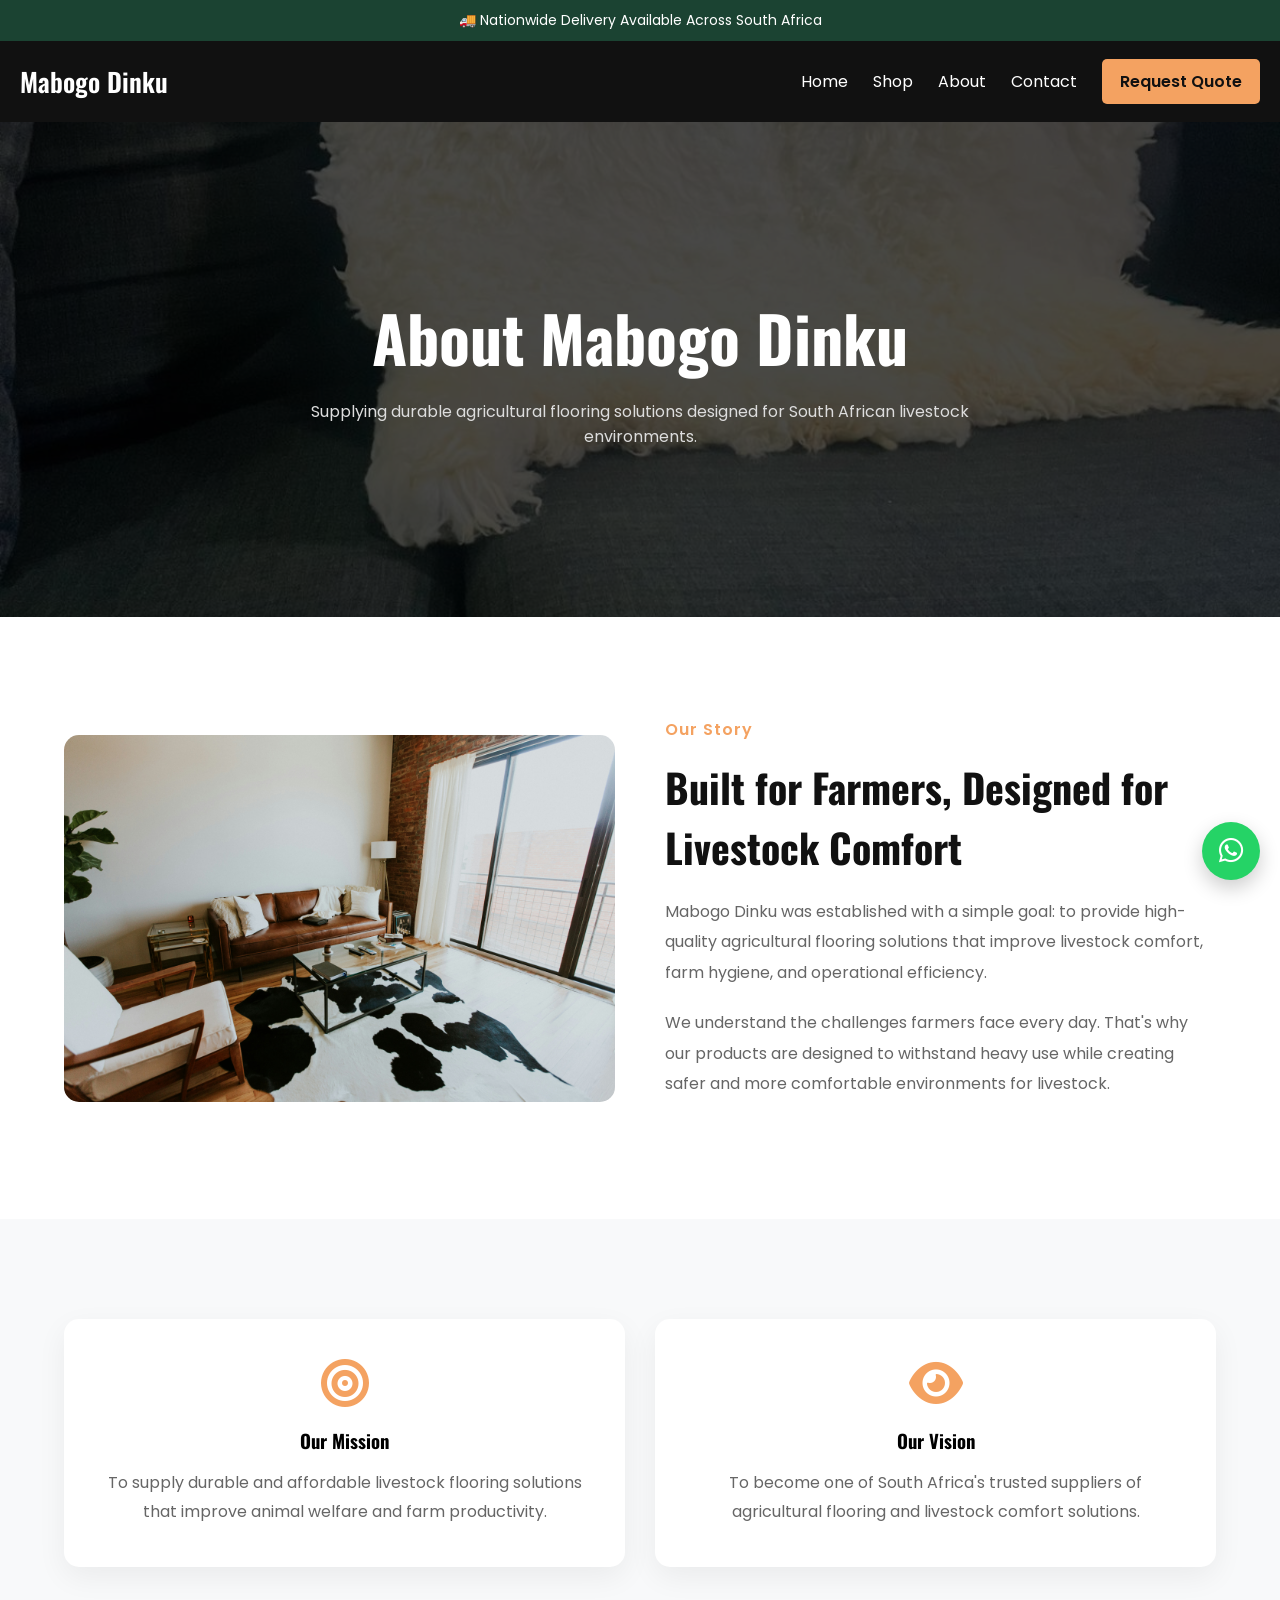
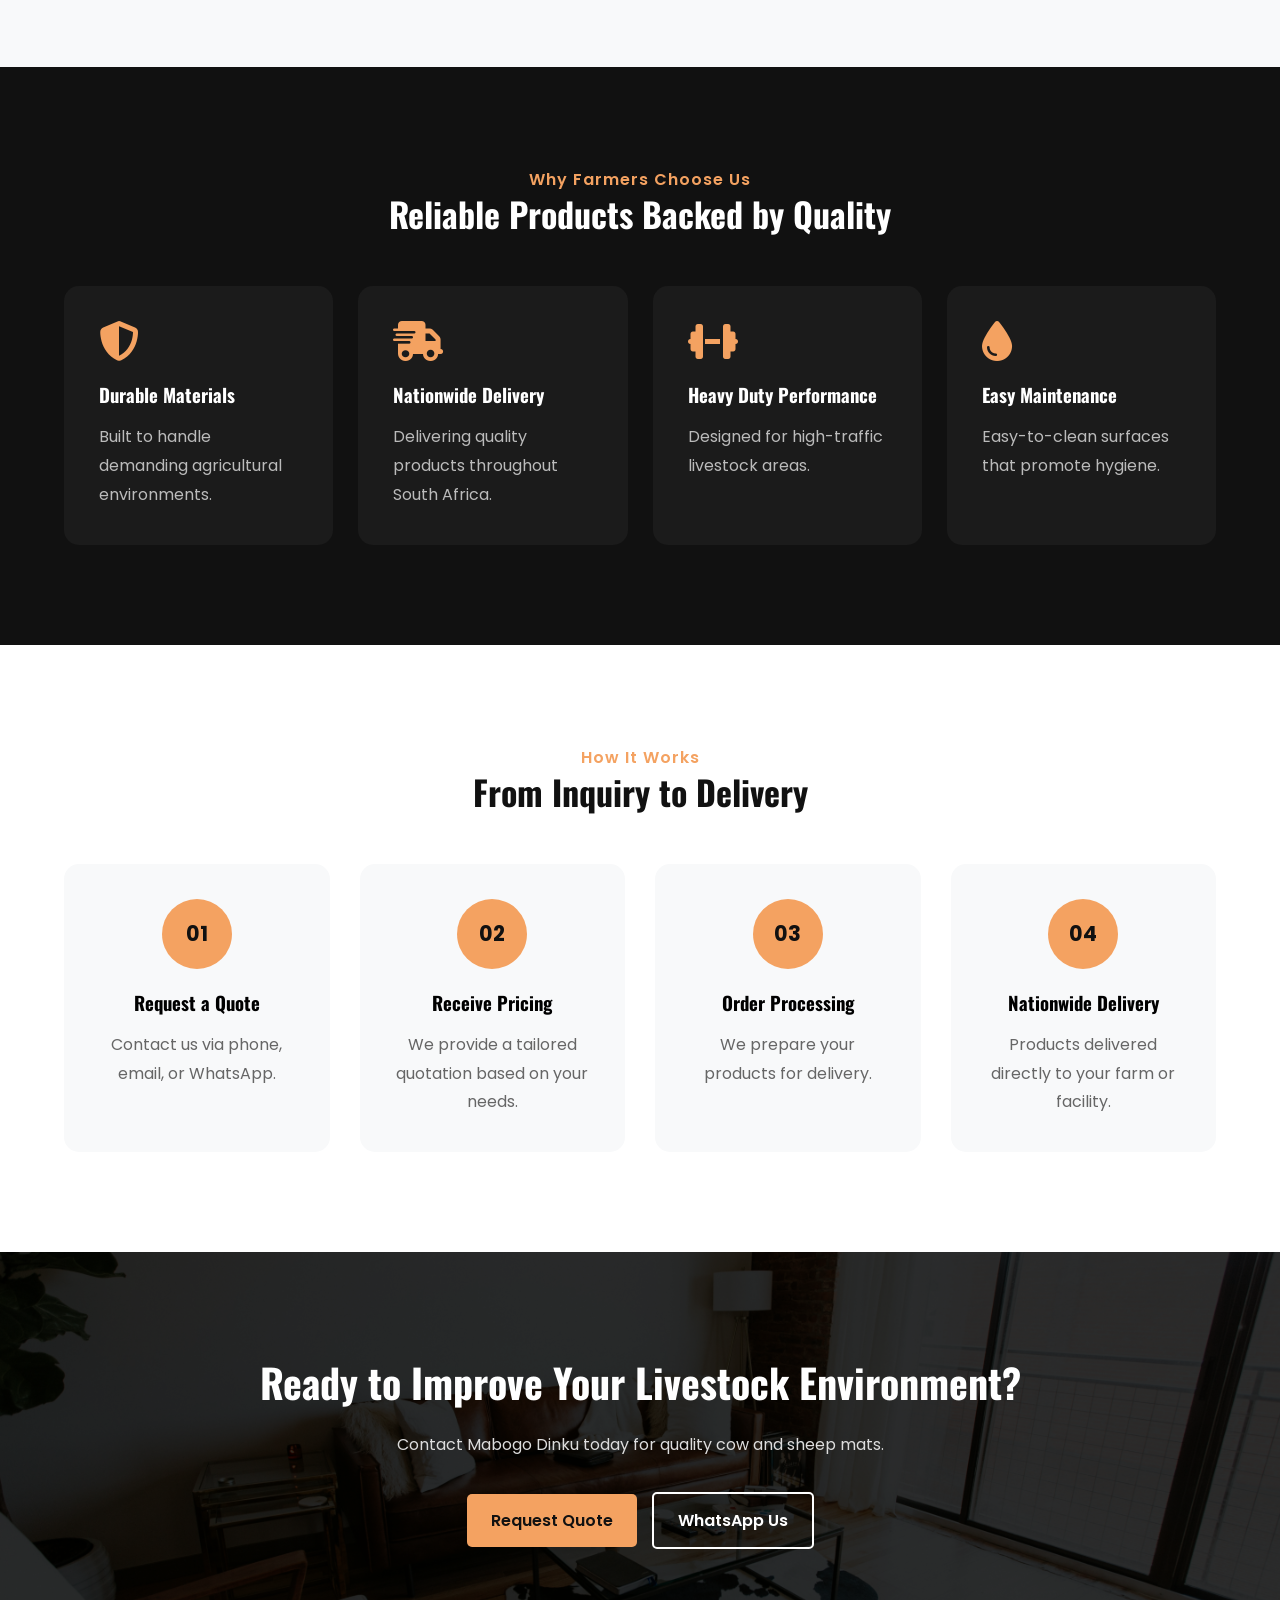
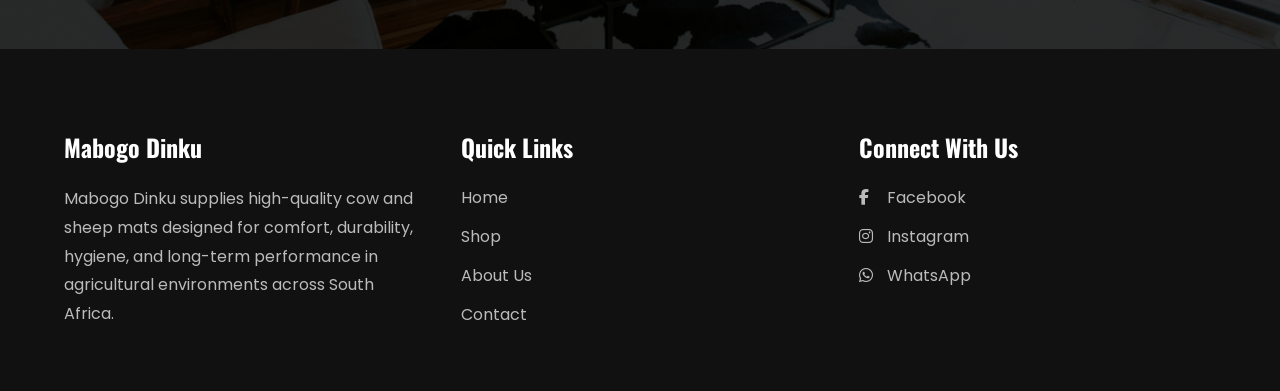
<file: about.html>
<!doctype html>
<html lang="en">
  <head>
    <meta charset="UTF-8" />
    <meta name="viewport" content="width=device-width, initial-scale=1.0" />
    <title>About Us | Mabogo Dinku</title>
    <link rel="stylesheet" href="css/styles.css" />
     <link rel="stylesheet" href="css/navbar.css" />
    <link
      href="https://fonts.googleapis.com/css2?family=Oswald:wght@400;500;600;700&family=Poppins:wght@300;400;500;600&display=swap"
      rel="stylesheet"
    />
    <link
      rel="stylesheet"
      href="https://cdnjs.cloudflare.com/ajax/libs/font-awesome/6.5.0/css/all.min.css"
    />
  </head>
  <body>
    <!-- =========================
       🌿 Announcement Bar
  ========================== -->

    <div class="announcement-bar">
      <p>🚚 Nationwide Delivery Available Across South Africa</p>
    </div>

    <!-- =========================
       🧭 Navbar
  ========================== -->

    <header class="navbar">
      <div class="nav-container">
        <!-- Logo -->
        <div class="logo">
          <a href="index.html"> Mabogo Dinku </a>
        </div>

        <!-- Desktop Menu -->
        <nav class="nav-links">
          <a href="index.html">Home</a>
          <a href="shop.html">Shop</a>
          <a href="about.html">About</a>
          <a href="contact.html">Contact</a>

          <a href="contact.html" class="quote-btn"> Request Quote </a>
        </nav>

        <!-- Mobile Menu Icon -->
        <div class="hamburger" id="hamburger">
          <span></span>
          <span></span>
          <span></span>
        </div>
      </div>

      <!-- Mobile Menu -->
      <div class="mobile-menu" id="mobileMenu">
        <a href="index.html">Home</a>
        <a href="shop.html">Shop</a>
        <a href="about.html">About</a>
        <a href="contact.html">Contact</a>

        <a href="contact.html" class="quote-btn mobile-btn"> Request Quote </a>
      </div>
    </header>

    <!-- =========================
     Hero
========================= -->

    <section class="page-hero">
      <div class="page-overlay">
        <div class="container">
          <h1>About Mabogo Dinku</h1>

          <p>
            Supplying durable agricultural flooring solutions designed for South
            African livestock environments.
          </p>
        </div>
      </div>
    </section>

    <!-- =========================
     Company Story
========================= -->

    <section class="about-story">
      <div class="container">
        <div class="about-grid">
          <div class="about-image">
            <img src="assets/gallery/hero-banner.jpg" alt="Livestock Farm" />
          </div>

          <div class="about-content">
            <span class="section-tag"> Our Story </span>

            <h2>Built for Farmers, Designed for Livestock Comfort</h2>

            <p>
              Mabogo Dinku was established with a simple goal: to provide
              high-quality agricultural flooring solutions that improve
              livestock comfort, farm hygiene, and operational efficiency.
            </p>

            <p>
              We understand the challenges farmers face every day. That's why
              our products are designed to withstand heavy use while creating
              safer and more comfortable environments for livestock.
            </p>
          </div>
        </div>
      </div>
    </section>

    <!-- =========================
     Mission & Vision
========================= -->

    <section class="mission-vision">
      <div class="container">
        <div class="mission-grid">
          <div class="mission-card">
            <i class="fa-solid fa-bullseye"></i>

            <h3>Our Mission</h3>

            <p>
              To supply durable and affordable livestock flooring solutions that
              improve animal welfare and farm productivity.
            </p>
          </div>

          <div class="mission-card">
            <i class="fa-solid fa-eye"></i>

            <h3>Our Vision</h3>

            <p>
              To become one of South Africa's trusted suppliers of agricultural
              flooring and livestock comfort solutions.
            </p>
          </div>
        </div>
      </div>
    </section>

    <!-- =========================
     Why Choose Us
========================= -->

    <section class="about-benefits">
      <div class="container">
        <div class="section-header">
          <span class="section-tag"> Why Farmers Choose Us </span>

          <h2>Reliable Products Backed by Quality</h2>
        </div>

        <div class="benefits-grid">
          <div class="benefit-item">
            <i class="fa-solid fa-shield-halved"></i>

            <h3>Durable Materials</h3>

            <p>Built to handle demanding agricultural environments.</p>
          </div>

          <div class="benefit-item">
            <i class="fa-solid fa-truck-fast"></i>

            <h3>Nationwide Delivery</h3>

            <p>Delivering quality products throughout South Africa.</p>
          </div>

          <div class="benefit-item">
            <i class="fa-solid fa-dumbbell"></i>

            <h3>Heavy Duty Performance</h3>

            <p>Designed for high-traffic livestock areas.</p>
          </div>

          <div class="benefit-item">
            <i class="fa-solid fa-droplet"></i>

            <h3>Easy Maintenance</h3>

            <p>Easy-to-clean surfaces that promote hygiene.</p>
          </div>
        </div>
      </div>
    </section>

    <!-- =========================
     Our Process
========================= -->

    <section class="our-process">
      <div class="container">
        <div class="section-header">
          <span class="section-tag"> How It Works </span>

          <h2>From Inquiry to Delivery</h2>
        </div>

        <div class="process-grid">
          <div class="process-card">
            <span>01</span>

            <h3>Request a Quote</h3>

            <p>Contact us via phone, email, or WhatsApp.</p>
          </div>

          <div class="process-card">
            <span>02</span>

            <h3>Receive Pricing</h3>

            <p>We provide a tailored quotation based on your needs.</p>
          </div>

          <div class="process-card">
            <span>03</span>

            <h3>Order Processing</h3>

            <p>We prepare your products for delivery.</p>
          </div>

          <div class="process-card">
            <span>04</span>

            <h3>Nationwide Delivery</h3>

            <p>Products delivered directly to your farm or facility.</p>
          </div>
        </div>
      </div>
    </section>

    <!-- =========================
     CTA Banner
========================= -->

    <section class="about-cta">
      <div class="cta-overlay">
        <div class="container">
          <h2>Ready to Improve Your Livestock Environment?</h2>

          <p>Contact Mabogo Dinku today for quality cow and sheep mats.</p>

          <div class="cta-buttons">
            <a href="contact.html" class="btn-primary"> Request Quote </a>

            <a
              href="https://wa.me/27812345678"
              target="_blank"
              class="btn-secondary"
            >
              WhatsApp Us
            </a>
          </div>
        </div>
      </div>
    </section>

    <footer class="footer">
      <div class="container">
        <div class="footer-grid">
          <!-- About -->
          <div class="footer-column">
            <h3>Mabogo Dinku</h3>

            <p>
              Mabogo Dinku supplies high-quality cow and sheep mats designed for
              comfort, durability, hygiene, and long-term performance in
              agricultural environments across South Africa.
            </p>
          </div>

          <!-- Quick Links -->
          <div class="footer-column">
            <h3>Quick Links</h3>

            <ul>
              <li><a href="index.html">Home</a></li>
              <li><a href="shop.html">Shop</a></li>
              <li><a href="about.html">About Us</a></li>
              <li><a href="contact.html">Contact</a></li>
              <!-- <li><a href="faq.html">FAQs</a></li> -->
            </ul>
          </div>

          <!-- Social Links -->
          <div class="footer-column">
            <h3>Connect With Us</h3>

            <ul>
              <li>
                <a href="#">
                  <i class="fa-brands fa-facebook-f"></i>
                  Facebook
                </a>
              </li>

              <li>
                <a href="#">
                  <i class="fa-brands fa-instagram"></i>
                  Instagram
                </a>
              </li>

              <li>
                <a href="#">
                  <i class="fa-brands fa-whatsapp"></i>
                  WhatsApp
                </a>
              </li>

              <!-- <li>
                <a href="#">
                  <i class="fa-brands fa-linkedin-in"></i>
                  LinkedIn
                </a>
              </li> -->
            </ul>
          </div>
        </div>
      </div>
    </footer>

    <!-- 💬 Floating WhatsApp -->
    <a href="https://wa.me/27659934950" class="whatsapp-float" target="_blank">
      <i class="fa-brands fa-whatsapp"></i>
    </a>

    <script src="js/navbar.js"></script>
  </body>
</html>
</file>
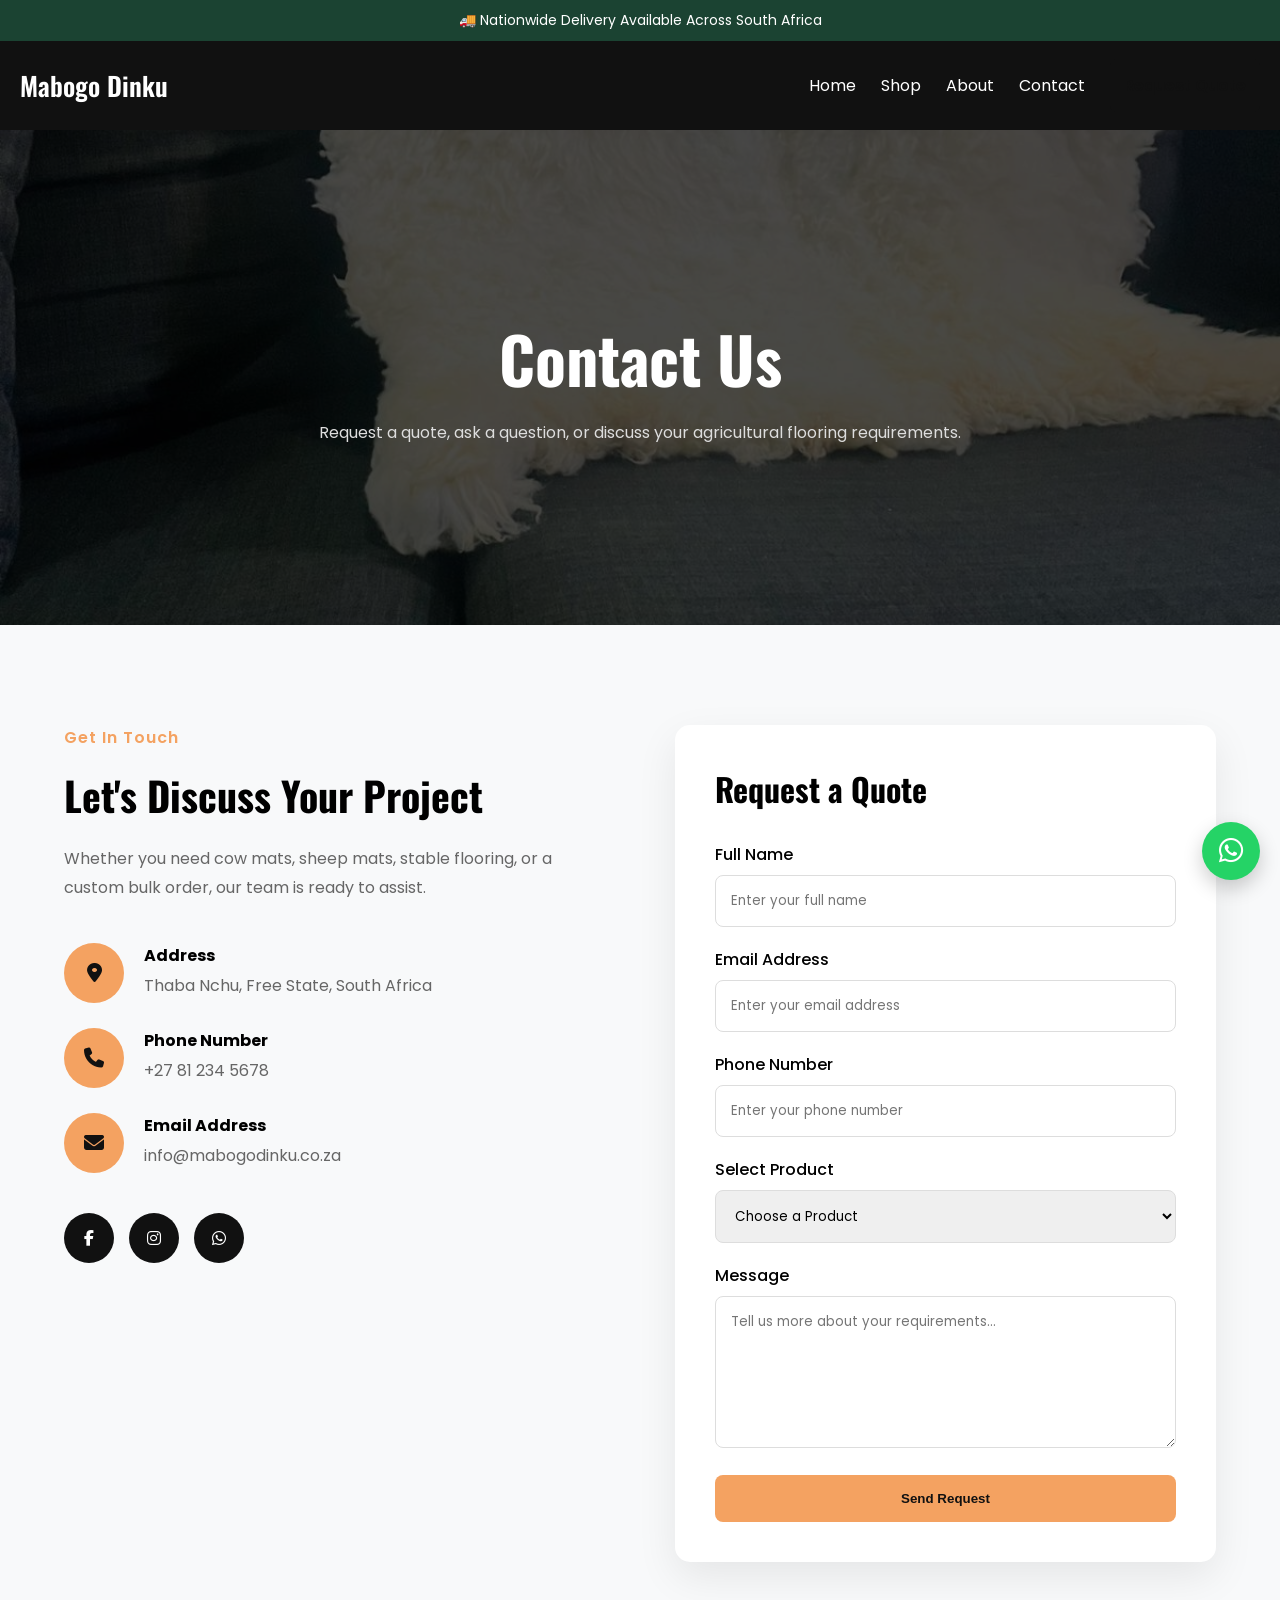
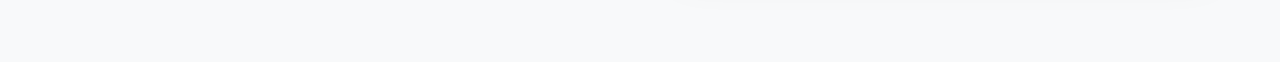
<file: contact.html>
<!doctype html>
<html lang="en">
  <head>
    <meta charset="UTF-8" />
    <meta name="viewport" content="width=device-width, initial-scale=1.0" />
    <title>Contact Us - Mabogo Dinku</title>
    <link rel="stylesheet" href="css/navbar.css" />
    <link rel="stylesheet" href="css/styles.css" />

    <!-- Google Fonts -->
    <link
      href="https://fonts.googleapis.com/css2?family=Oswald:wght@400;500;600;700&family=Poppins:wght@300;400;500;600&display=swap"
      rel="stylesheet"
    />

    <!-- Font Awesome -->
    <link
      rel="stylesheet"
      href="https://cdnjs.cloudflare.com/ajax/libs/font-awesome/6.5.0/css/all.min.css"
    />
  </head>
  <body>
    <!-- =========================
       🌿 Announcement Bar
  ========================== -->

    <div class="announcement-bar">
      <p>🚚 Nationwide Delivery Available Across South Africa</p>
    </div>

    <!-- =========================
       🧭 Navbar
  ========================== -->

    <header class="navbar">
      <div class="nav-container">
        <!-- Logo -->
        <div class="logo">
          <a href="index.html"> Mabogo Dinku </a>
        </div>

        <!-- Desktop Menu -->
        <nav class="nav-links">
          <a href="index.html">Home</a>
          <a href="shop.html">Shop</a>
          <a href="about.html">About</a>
          <a href="contact.html">Contact</a>

          <a href="contact.html" class="quote-btn"> Request Quote </a>
        </nav>

        <!-- Mobile Menu Icon -->
        <div class="hamburger" id="hamburger">
          <span></span>
          <span></span>
          <span></span>
        </div>
      </div>

      <!-- Mobile Menu -->
      <div class="mobile-menu" id="mobileMenu">
        <a href="index.html">Home</a>
        <a href="shop.html">Shop</a>
        <a href="about.html">About</a>
        <a href="contact.html">Contact</a>

        <a href="contact.html" class="quote-btn mobile-btn"> Request Quote </a>
      </div>
    </header>
    <!-- =========================
     Contact Hero
========================= -->

    <section class="page-hero contact-hero">
      <div class="page-overlay">
        <div class="container">
          <h1>Contact Us</h1>

          <p>
            Request a quote, ask a question, or discuss your agricultural
            flooring requirements.
          </p>
        </div>
      </div>
    </section>

    <!-- =========================
     Contact Section
========================= -->

    <section class="contact-section">
      <div class="container">
        <div class="contact-grid">
          <!-- LEFT SIDE -->

          <div class="contact-info">
            <span class="section-tag"> Get In Touch </span>

            <h2>Let's Discuss Your Project</h2>

            <p>
              Whether you need cow mats, sheep mats, stable flooring, or a
              custom bulk order, our team is ready to assist.
            </p>

            <!-- Contact Cards -->

            <div class="contact-card">
              <i class="fa-solid fa-location-dot"></i>

              <div>
                <h4>Address</h4>

                <p>Thaba Nchu, Free State, South Africa</p>
              </div>
            </div>

            <div class="contact-card">
              <i class="fa-solid fa-phone"></i>

              <div>
                <h4>Phone Number</h4>

                <p>+27 81 234 5678</p>
              </div>
            </div>

            <div class="contact-card">
              <i class="fa-solid fa-envelope"></i>

              <div>
                <h4>Email Address</h4>

                <p>info@mabogodinku.co.za</p>
              </div>
            </div>

            <!-- Social Links -->

            <div class="social-links">
              <a href="#">
                <i class="fa-brands fa-facebook-f"></i>
              </a>

              <a href="#">
                <i class="fa-brands fa-instagram"></i>
              </a>

              <a href="#">
                <i class="fa-brands fa-whatsapp"></i>
              </a>

              <!-- <a href="#">
                <i class="fa-brands fa-linkedin-in"></i>
              </a> -->
            </div>
          </div>

          <!-- RIGHT SIDE -->

          <div class="contact-form-wrapper">
            <form class="contact-form">
              <h3>Request a Quote</h3>

              <!-- Full Name -->

              <div class="form-group">
                <label>Full Name</label>

                <input
                  type="text"
                  placeholder="Enter your full name"
                  required
                />
              </div>

              <!-- Email -->

              <div class="form-group">
                <label>Email Address</label>

                <input
                  type="email"
                  placeholder="Enter your email address"
                  required
                />
              </div>

              <!-- Phone -->

              <div class="form-group">
                <label>Phone Number</label>

                <input
                  type="tel"
                  placeholder="Enter your phone number"
                  required
                />
              </div>

              <!-- Product Dropdown -->

              <div class="form-group">
                <label>Select Product</label>

                <select required>
                  <option value="">Choose a Product</option>

                  <option>Cow Mats</option>

                  <option>Sheep Mats</option>

                  <option>Stable Mats</option>

                  <option>Rubber Flooring</option>

                  <option>Bulk Order</option>

                  <option>Custom Quote</option>
                </select>
              </div>

              <!-- Message -->

              <div class="form-group">
                <label>Message</label>

                <textarea
                  rows="6"
                  placeholder="Tell us more about your requirements..."
                ></textarea>
              </div>

              <!-- Button -->

              <button type="submit">Send Request</button>
            </form>
          </div>
        </div>
      </div>
    </section>

    <!-- Google Maps -->

    <!-- <section class="map-section">
      <iframe
        src="YOUR_GOOGLE_MAP_EMBED_URL"
        width="100%"
        height="450"
        style="border: 0"
        allowfullscreen=""
        loading="lazy"
      >
      </iframe>
    </section> -->

    <script src="js/navbar.js"></script>

    <!-- 💬 Floating WhatsApp -->
    <a href="https://wa.me/27659934950" class="whatsapp-float" target="_blank">
      <i class="fa-brands fa-whatsapp"></i>
    </a>
  </body>
</html>
</file>
<file: css/styles.css>
/* =========================
   🌍 Global Styles
========================= */

* {
  margin: 0;
  padding: 0;
  box-sizing: border-box;
}

body {
  font-family: "Poppins", sans-serif;
  background: #f8f9fa;
}

/* Container */
.container {
  width: 90%;
  max-width: 1200px;
  margin: auto;
}

/* =========================
   🐄 Hero Section
========================= */

.hero {
  height: 92vh;

  background: url("../assets/hero/hero-banner.jpg") center/cover no-repeat;

  position: relative;
}

/* Overlay */
.hero-overlay {
  width: 100%;
  height: 100%;

  background: linear-gradient(rgba(0, 0, 0, 0.7), rgba(0, 0, 0, 0.75));

  display: flex;
  align-items: center;
}

/* Content */
.hero-content {
  color: #fff;
}

/* Tag */
.hero-tag {
  color: #f4a261;
  margin-bottom: 15px;
  font-weight: 500;
  letter-spacing: 1px;
}

/* Heading */
.hero h1 {
  font-size: 38px;
  line-height: 1.2;
  margin-bottom: 20px;

  font-family: "Oswald", sans-serif;
}

/* Paragraph */
.hero p {
  max-width: 600px;
  line-height: 1.8;
  margin-bottom: 30px;
  color: #ddd;
}

/* Buttons */
.hero-buttons {
  display: flex;
  flex-direction: column;
  gap: 15px;
}

.btn-primary,
.btn-secondary {
  padding: 14px 24px;
  text-decoration: none;
  border-radius: 5px;
  width: fit-content;

  font-weight: 600;

  transition: 0.3s ease;
}

/* Primary */
.btn-primary {
  background: #f4a261;
  color: #111;
}

/* Secondary */
.btn-secondary {
  border: 2px solid #fff;
  color: #fff;
}

/* Hover */
.btn-primary:hover,
.btn-secondary:hover {
  transform: translateY(-3px);
}

/* Desktop */
@media (min-width: 768px) {
  .hero h1 {
    font-size: 64px;
    max-width: 750px;
  }

  .hero-buttons {
    flex-direction: row;
  }
}

/* =========================
   🐄 Categories Section
========================= */

.categories-section {
  padding: 80px 0;
  background: #fff;
}

/* Section Header */
.section-header {
  text-align: center;
  margin-bottom: 50px;
}

.section-tag {
  color: #f4a261;
  font-weight: 600;
  letter-spacing: 1px;
  margin-bottom: 10px;
}

.section-header h2 {
  font-size: 34px;
  line-height: 1.3;
  font-family: "Oswald", sans-serif;
  color: #111;

  max-width: 700px;
  margin: auto;
}

/* Grid */
.categories-grid {
  display: grid;
  grid-template-columns: 1fr;
  gap: 25px;
}

/* Card */
.category-card {
  position: relative;
  overflow: hidden;
  border-radius: 12px;

  height: 340px;

  cursor: pointer;
}

/* Image */
.category-card img {
  width: 100%;
  height: 100%;
  object-fit: cover;

  transition: 0.5s ease;
}

/* Overlay */
.category-overlay {
  position: absolute;
  inset: 0;

  background: linear-gradient(rgba(0, 0, 0, 0.2), rgba(0, 0, 0, 0.8));

  display: flex;
  flex-direction: column;
  justify-content: flex-end;

  padding: 25px;
}

/* Text */
.category-overlay h3 {
  color: #fff;
  font-size: 28px;
  margin-bottom: 10px;

  font-family: "Oswald", sans-serif;
}

.category-overlay p {
  color: #ddd;
  line-height: 1.7;
  margin-bottom: 20px;
}

/* Link */
.category-overlay a {
  width: fit-content;

  padding: 12px 22px;

  background: #f4a261;
  color: #111;

  text-decoration: none;
  border-radius: 5px;

  font-weight: 600;

  transition: 0.3s ease;
}

/* Hover Effects */
.category-card:hover img {
  transform: scale(1.08);
}

.category-overlay a:hover {
  background: #fff;
}

/* Tablet */
@media (min-width: 768px) {
  .categories-grid {
    grid-template-columns: repeat(2, 1fr);
  }
}

/* Desktop */
@media (min-width: 1100px) {
  .categories-grid {
    grid-template-columns: repeat(4, 1fr);
  }
}

/* =========================
   🛒 Featured Products
========================= */

.featured-products {
  padding: 90px 0;
  background: #f8f9fa;
}

/* Grid */
.products-grid {
  display: grid;
  grid-template-columns: 1fr;
  gap: 30px;
}

/* Product Card */
.product-card {
  background: #fff;
  border-radius: 14px;

  overflow: hidden;

  transition: 0.4s ease;

  box-shadow: 0 10px 30px rgba(0, 0, 0, 0.06);
}

/* Hover */
.product-card:hover {
  transform: translateY(-8px);
}

/* Product Image */
.product-image {
  position: relative;
  overflow: hidden;
}

.product-image img {
  width: 100%;
  height: 260px;
  object-fit: cover;

  transition: 0.5s ease;
}

/* Image Hover */
.product-card:hover .product-image img {
  transform: scale(1.08);
}

/* Badge */
.product-badge {
  position: absolute;
  top: 15px;
  left: 15px;

  background: #f4a261;
  color: #111;

  padding: 8px 14px;
  border-radius: 30px;

  font-size: 12px;
  font-weight: 600;
}

/* Content */
.product-content {
  padding: 25px;
}

/* Title */
.product-content h3 {
  font-size: 28px;
  margin-bottom: 12px;

  font-family: "Oswald", sans-serif;
}

/* Description */
.product-description {
  color: #666;
  line-height: 1.7;
  margin-bottom: 20px;
}

/* Price */
.product-price {
  font-size: 28px;
  font-weight: 700;
  color: #1b4332;

  margin-bottom: 25px;
}

/* Buttons */
.product-buttons {
  display: flex;
  align-items: center;
  gap: 12px;
}

/* Quote Button */
.quote-btn-product {
  flex: 1;

  background: #111;
  color: #fff;

  padding: 14px 20px;

  text-align: center;
  text-decoration: none;

  border-radius: 6px;

  font-weight: 600;

  transition: 0.3s ease;
}

/* WhatsApp */
.whatsapp-btn-product {
  width: 52px;
  height: 52px;

  background: #25d366;
  color: #fff;

  border-radius: 50%;

  display: flex;
  align-items: center;
  justify-content: center;

  text-decoration: none;

  font-size: 22px;

  transition: 0.3s ease;
}

/* Hover */
.quote-btn-product:hover {
  background: #f4a261;
  color: #111;
}

.whatsapp-btn-product:hover {
  transform: scale(1.1);
}

/* Tablet */
@media (min-width: 768px) {
  .products-grid {
    grid-template-columns: repeat(2, 1fr);
  }
}

/* Desktop */
@media (min-width: 1100px) {
  .products-grid {
    grid-template-columns: repeat(4, 1fr);
  }
}

/* =========================
   ⭐ Why Choose Us
========================= */

.why-choose-us {
  padding: 90px 0;
  background: #111;
}

/* White Heading */
.why-choose-us .section-header h2 {
  color: #fff;
}

/* Grid */
.why-grid {
  display: grid;
  grid-template-columns: 1fr;
  gap: 25px;
}

/* Card */
.why-card {
  background: #1b1b1b;

  padding: 35px 30px;

  border-radius: 14px;

  transition: 0.4s ease;

  border: 1px solid rgba(255, 255, 255, 0.05);
}

/* Hover */
.why-card:hover {
  transform: translateY(-8px);

  border-color: #f4a261;
}

/* Icon */
.why-icon {
  width: 70px;
  height: 70px;

  background: rgba(244, 162, 97, 0.15);

  border-radius: 50%;

  display: flex;
  align-items: center;
  justify-content: center;

  margin-bottom: 25px;
}

/* Icon Styling */
.why-icon i {
  font-size: 30px;
  color: #f4a261;
}

/* Title */
.why-card h3 {
  color: #fff;
  font-size: 28px;

  margin-bottom: 15px;

  font-family: "Oswald", sans-serif;
}

/* Paragraph */
.why-card p {
  color: #bbb;
  line-height: 1.8;

  margin-bottom: 20px;
}

/* Statistics */
.why-stat {
  display: inline-block;

  background: #f4a261;
  color: #111;

  padding: 10px 16px;

  border-radius: 30px;

  font-size: 13px;
  font-weight: 700;
}

/* Tablet */
@media (min-width: 768px) {
  .why-grid {
    grid-template-columns: repeat(2, 1fr);
  }
}

/* Desktop */
@media (min-width: 1100px) {
  .why-grid {
    grid-template-columns: repeat(4, 1fr);
  }
}

/* =========================
   🚜 Bulk Orders CTA Banner
========================= */

.bulk-orders-cta {
  background: url("../assets/gallery/hero-banner.jpg") center center/cover
    no-repeat;

  min-height: 500px;

  position: relative;
}

/* Overlay */

.cta-overlay {
  background: linear-gradient(rgba(0, 0, 0, 0.75), rgba(0, 0, 0, 0.75));

  width: 100%;
  height: 100%;

  display: flex;
  align-items: center;
}

/* Content */

.cta-content {
  text-align: center;

  color: #fff;

  max-width: 850px;

  margin: auto;

  padding: 80px 0;
}

/* Tag */

.cta-tag {
  display: inline-block;

  background: rgba(244, 162, 97, 0.15);

  border: 1px solid rgba(244, 162, 97, 0.3);

  color: #f4a261;

  padding: 10px 20px;

  border-radius: 50px;

  font-size: 14px;
  font-weight: 600;

  margin-bottom: 20px;
}

/* Heading */

.cta-content h2 {
  font-size: 2.2rem;
  line-height: 1.3;

  margin-bottom: 20px;

  font-family: "Oswald", sans-serif;
}

/* Paragraph */

.cta-content p {
  color: #ddd;

  line-height: 1.8;

  margin-bottom: 35px;
}

/* Buttons */

.cta-buttons {
  display: flex;
  flex-direction: column;
  gap: 15px;

  align-items: center;
}

/* WhatsApp Button */

.cta-whatsapp {
  background: #25d366;

  color: #fff;

  text-decoration: none;

  padding: 15px 28px;

  border-radius: 8px;

  font-weight: 600;

  display: inline-flex;
  align-items: center;
  gap: 10px;

  transition: 0.3s ease;
}

/* Phone Button */

.cta-phone {
  background: transparent;

  border: 2px solid #fff;

  color: #fff;

  text-decoration: none;

  padding: 15px 28px;

  border-radius: 8px;

  font-weight: 600;

  display: inline-flex;
  align-items: center;
  gap: 10px;

  transition: 0.3s ease;
}

/* Hover Effects */

.cta-whatsapp:hover {
  transform: translateY(-4px);
}

.cta-phone:hover {
  background: #fff;
  color: #111;
}

/* Tablet */

@media (min-width: 768px) {
  .cta-content h2 {
    font-size: 3rem;
  }

  .cta-buttons {
    flex-direction: row;
    justify-content: center;
  }
}

/* =========================
   Footer
========================= */

.footer {
  background: #111;
  padding: 80px 0 50px;
}

.footer-grid {
  display: grid;
  grid-template-columns: 1fr;
  gap: 40px;
}

/* Headings */

.footer-column h3 {
  color: #fff;
  font-size: 24px;
  margin-bottom: 20px;

  font-family: "Oswald", sans-serif;
}

/* About Text */

.footer-column p {
  color: #bbb;
  line-height: 1.8;
}

/* Lists */

.footer-column ul {
  list-style: none;
}

.footer-column ul li {
  margin-bottom: 14px;
}

/* Links */

.footer-column a {
  color: #bbb;
  text-decoration: none;

  transition: 0.3s ease;
}

.footer-column a:hover {
  color: #f4a261;
}

/* Social Icons */

.footer-column i {
  width: 24px;
}

/* Desktop */

@media (min-width: 768px) {
  .footer-grid {
    grid-template-columns: repeat(3, 1fr);
  }
}

/* =========================
   Copyright
========================= */

.copyright {
  background: #0a0a0a;
  border-top: 1px solid rgba(255, 255, 255, 0.08);

  padding: 20px 0;
}

.copyright .container {
  display: flex;
  flex-direction: column;
  gap: 10px;

  text-align: center;
}

.copyright p {
  color: #999;
  font-size: 14px;
}

.copyright a {
  color: #f4a261;
  text-decoration: none;
  font-weight: 600;
}

.copyright a:hover {
  text-decoration: underline;
}

/* Desktop */

@media (min-width: 768px) {
  .copyright .container {
    flex-direction: row;
    justify-content: space-between;
    align-items: center;
  }
}

/* =========================
   About Hero
========================= */

.page-hero {
  height: 55vh;
  background: url("../assets/gallery/about-banner.jpg") center center/cover
    no-repeat;

  position: relative;
}

.page-overlay {
  width: 100%;
  height: 100%;

  background: rgba(0, 0, 0, 0.7);

  display: flex;
  align-items: center;
  justify-content: center;

  text-align: center;
}

.page-hero h1 {
  color: #fff;
  font-size: 2.8rem;
  font-family: "Oswald", sans-serif;
  margin-bottom: 15px;
}

.page-hero p {
  color: #ddd;
  max-width: 700px;
  margin: 0 auto;
}

@media (min-width: 768px) {
  .page-hero h1 {
    font-size: 4rem;
  }
}

/* =========================
   Company Story
========================= */

.about-story {
  padding: 100px 0;
  background: #fff;
}

.about-grid {
  display: grid;
  grid-template-columns: 1fr;
  gap: 50px;
  align-items: center;
}

.about-image img {
  width: 100%;
  border-radius: 15px;
  display: block;
}

.about-content h2 {
  font-size: 2.5rem;
  margin: 15px 0 20px;
  font-family: "Oswald", sans-serif;
  color: #111;
}

.about-content p {
  line-height: 1.9;
  color: #666;
  margin-bottom: 20px;
}

@media (min-width: 992px) {
  .about-grid {
    grid-template-columns: 1fr 1fr;
  }
}

/* =========================
   Mission & Vision
========================= */

.mission-vision {
  padding: 100px 0;
  background: #f8f9fa;
}

.mission-grid {
  display: grid;
  grid-template-columns: 1fr;
  gap: 30px;
}

.mission-card {
  background: #fff;
  padding: 40px 30px;
  border-radius: 15px;
  text-align: center;

  box-shadow: 0 10px 30px rgba(0, 0, 0, 0.06);

  transition: 0.3s ease;
}

.mission-card:hover {
  transform: translateY(-8px);
}

.mission-card i {
  font-size: 3rem;
  color: #f4a261;
  margin-bottom: 20px;
}

.mission-card h3 {
  font-family: "Oswald", sans-serif;
  margin-bottom: 15px;
}

.mission-card p {
  color: #666;
  line-height: 1.8;
}

@media (min-width: 768px) {
  .mission-grid {
    grid-template-columns: repeat(2, 1fr);
  }
}

/* =========================
   Benefits Section
========================= */

.about-benefits {
  padding: 100px 0;
  background: #111;
}

.about-benefits .section-header h2 {
  color: #fff;
}

.benefits-grid {
  display: grid;
  grid-template-columns: 1fr;
  gap: 25px;
}

.benefit-item {
  background: #1b1b1b;
  padding: 35px;
  border-radius: 15px;

  transition: 0.3s ease;
}

.benefit-item:hover {
  transform: translateY(-8px);
}

.benefit-item i {
  font-size: 2.5rem;
  color: #f4a261;
  margin-bottom: 20px;
}

.benefit-item h3 {
  color: #fff;
  font-family: "Oswald", sans-serif;
  margin-bottom: 15px;
}

.benefit-item p {
  color: #bbb;
  line-height: 1.8;
}

@media (min-width: 768px) {
  .benefits-grid {
    grid-template-columns: repeat(2, 1fr);
  }
}

@media (min-width: 1100px) {
  .benefits-grid {
    grid-template-columns: repeat(4, 1fr);
  }
}

/* =========================
   Process Section
========================= */

.our-process {
  padding: 100px 0;
  background: #fff;
}

.process-grid {
  display: grid;
  grid-template-columns: 1fr;
  gap: 30px;
}

.process-card {
  background: #f8f9fa;
  padding: 35px;
  border-radius: 15px;
  text-align: center;

  transition: 0.3s ease;
}

.process-card:hover {
  transform: translateY(-8px);
}

.process-card span {
  width: 70px;
  height: 70px;

  display: flex;
  align-items: center;
  justify-content: center;

  background: #f4a261;
  color: #111;

  font-weight: 700;
  font-size: 1.3rem;

  border-radius: 50%;

  margin: 0 auto 20px;
}

.process-card h3 {
  font-family: "Oswald", sans-serif;
  margin-bottom: 15px;
}

.process-card p {
  color: #666;
  line-height: 1.8;
}

@media (min-width: 768px) {
  .process-grid {
    grid-template-columns: repeat(2, 1fr);
  }
}

@media (min-width: 1100px) {
  .process-grid {
    grid-template-columns: repeat(4, 1fr);
  }
}

/* =========================
   About CTA
========================= */

.about-cta {
  background: url("../assets/gallery/hero-banner.jpg") center center/cover
    no-repeat;

  position: relative;
}

.about-cta .cta-overlay {
  background: rgba(0, 0, 0, 0.8);
  padding: 100px 0;
}

.about-cta h2 {
  color: #fff;
  font-size: 2.5rem;
  font-family: "Oswald", sans-serif;

  text-align: center;

  margin-bottom: 20px;
}

.about-cta p {
  color: #ddd;
  text-align: center;

  margin-bottom: 35px;
}

.about-cta .cta-buttons {
  display: flex;
  flex-direction: column;
  gap: 15px;

  align-items: center;
}

@media (min-width: 768px) {
  .about-cta .cta-buttons {
    flex-direction: row;
    justify-content: center;
  }
}

/* =========================
   Contact Page
========================= */

.contact-section {
  padding: 100px 0;
  background: #f8f9fa;
}

.contact-grid {
  display: grid;
  grid-template-columns: 1fr;
  gap: 50px;
}

/* Left Side */

.contact-info h2 {
  font-size: 2.5rem;
  margin: 15px 0 20px;
  font-family: "Oswald", sans-serif;
}

.contact-info > p {
  color: #666;
  line-height: 1.8;
  margin-bottom: 40px;
}

/* Contact Cards */

.contact-card {
  display: flex;
  align-items: flex-start;
  gap: 20px;

  margin-bottom: 25px;
}

.contact-card i {
  width: 60px;
  height: 60px;

  display: flex;
  align-items: center;
  justify-content: center;

  background: #f4a261;
  color: #111;

  border-radius: 50%;

  font-size: 20px;
}

.contact-card h4 {
  margin-bottom: 5px;
}

.contact-card p {
  color: #666;
}

/* Social Links */

.social-links {
  margin-top: 40px;

  display: flex;
  gap: 15px;
}

.social-links a {
  width: 50px;
  height: 50px;

  background: #111;
  color: #fff;

  border-radius: 50%;

  display: flex;
  align-items: center;
  justify-content: center;

  text-decoration: none;

  transition: 0.3s ease;
}

.social-links a:hover {
  background: #f4a261;
  color: #111;
}

/* Right Side */

.contact-form-wrapper {
  background: #fff;

  padding: 40px;

  border-radius: 15px;

  box-shadow: 0 15px 40px rgba(0, 0, 0, 0.08);
}

.contact-form h3 {
  margin-bottom: 30px;
  font-family: "Oswald", sans-serif;
  font-size: 2rem;
}

.form-group {
  margin-bottom: 20px;
}

.form-group label {
  display: block;

  margin-bottom: 8px;

  font-weight: 500;
}

.form-group input,
.form-group select,
.form-group textarea {
  width: 100%;

  padding: 15px;

  border: 1px solid #ddd;

  border-radius: 8px;

  font-family: inherit;

  transition: 0.3s ease;
}

.form-group input:focus,
.form-group select:focus,
.form-group textarea:focus {
  border-color: #f4a261;

  outline: none;
}

.contact-form button {
  width: 100%;

  border: none;

  background: #f4a261;

  color: #111;

  padding: 16px;

  border-radius: 8px;

  font-weight: 700;

  cursor: pointer;

  transition: 0.3s ease;
}

.contact-form button:hover {
  background: #111;

  color: #fff;
}

/* Desktop */

@media (min-width: 992px) {
  .contact-grid {
    grid-template-columns: 1fr 1fr;
    gap: 70px;
  }
}

/* =========================
   Shop Hero
========================= */

.shop-hero {
  height: 45vh;

  background:
    linear-gradient(rgba(0, 0, 0, 0.7), rgba(0, 0, 0, 0.7)),
    url("../assets/gallery/hero-banner.jpg");

  background-size: cover;
  background-position: center;

  display: flex;
  align-items: center;
  justify-content: center;

  text-align: center;
}

.shop-hero h1 {
  color: #fff;
  font-size: 3rem;
  font-family: "Oswald", sans-serif;
}

.shop-hero p {
  color: #ddd;
  max-width: 700px;
  margin: 15px auto 0;
}

/* Toolbar */

.shop-filter-section {
  padding: 50px 0;
  background: #fff;
}

.shop-toolbar {
  display: flex;
  flex-direction: column;
  gap: 20px;
}

.search-box {
  display: flex;
}

.search-box input {
  flex: 1;
  padding: 15px;
  border: 1px solid #ddd;
}

.search-box button {
  width: 60px;
  border: none;
  background: #f4a261;
}

.shop-toolbar select {
  padding: 15px;
  border: 1px solid #ddd;
}

/* Product Grid */

.shop-products {
  padding-bottom: 100px;
}

.product-category {
  display: inline-block;

  background: #f4a261;

  padding: 6px 12px;

  border-radius: 30px;

  margin-bottom: 15px;

  font-size: 13px;
  font-weight: 600;
}

/* Product Buttons */

.product-actions {
  display: flex;
  gap: 12px;
  margin-top: 20px;
}

.quote-btn {
  flex: 1;

  background: #111;
  color: #fff;

  text-decoration: none;

  padding: 14px;

  text-align: center;

  border-radius: 6px;
}

.quote-btn:hover {
  background: #f4a261;
  color: #111;
}

.wa-btn {
  width: 52px;
  height: 52px;

  background: #25d366;
  color: white;

  border-radius: 50%;

  display: flex;
  align-items: center;
  justify-content: center;

  text-decoration: none;
}

/* Pagination */

.pagination-section {
  padding-bottom: 80px;
}

.pagination {
  display: flex;
  justify-content: center;
  gap: 10px;
}

.pagination a {
  width: 45px;
  height: 45px;

  display: flex;
  align-items: center;
  justify-content: center;

  text-decoration: none;

  background: #f8f9fa;
  color: #111;

  border-radius: 8px;
}

.pagination a:hover {
  background: #f4a261;
}

/* CTA */

.shop-cta {
  background: #111;
  color: #fff;

  text-align: center;

  padding: 100px 20px;
}

.shop-cta h2 {
  font-size: 2.5rem;
  margin-bottom: 20px;

  font-family: "Oswald", sans-serif;
}

.shop-cta p {
  color: #bbb;
  margin-bottom: 30px;
}

.cta-btn {
  background: #f4a261;
  color: #111;

  padding: 15px 30px;

  border-radius: 8px;

  text-decoration: none;

  font-weight: 700;
}

/* Desktop */

@media (min-width: 768px) {
  .shop-toolbar {
    flex-direction: row;
    justify-content: space-between;
  }

  .search-box {
    width: 500px;
  }
}




/* 💬 Floating WhatsApp */
.whatsapp-float {
  position: fixed;
  bottom: 20px;
  right: 20px;
  width: 58px;
  height: 58px;
  background: #25d366;
  color: #fff;
  border-radius: 50%;
  display: flex;
  align-items: center;
  justify-content: center;
  font-size: 28px;
  text-decoration: none;
  z-index: 1000;
  box-shadow: 0 8px 20px rgba(0, 0, 0, 0.2);
  transition: 0.3s ease;
}

/* Hover */
.whatsapp-float:hover {
  transform: scale(1.1);
}

/* ⬆ Scroll Top Button */
#scrollTopBtn {
  position: fixed;
  bottom: 90px;
  right: 20px;
  width: 48px;
  height: 48px;
  border: none;
  border-radius: 50%;
  background: #111;
  color: #fff;
  font-size: 18px;
  cursor: pointer;
  display: none;
  z-index: 999;
  transition: 0.3s ease;
  box-shadow: 0 8px 20px rgba(0, 0, 0, 0.2);
}

/* Hover */
#scrollTopBtn:hover {
  background: #ff4081;
  transform: translateY(-3px);
}
</file>
<file: css/navbar.css>
/* =========================
   🌿 Announcement Bar
========================= */

.announcement-bar {
  background: #1b4332;
  color: #fff;
  text-align: center;
  padding: 10px;
  font-size: 14px;
  font-family: "Poppins", sans-serif;
}

/* =========================
   🧭 Navbar
========================= */

.navbar {
  background: #111;
  position: sticky;
  top: 0;
  z-index: 1000;
}

.nav-container {
  display: flex;
  justify-content: space-between;
  align-items: center;

  padding: 18px 20px;
}

/* Logo */
.logo a {
  color: #fff;
  text-decoration: none;
  font-size: 26px;
  font-family: "Oswald", sans-serif;
  font-weight: 600;
}

/* Desktop Menu */
.nav-links {
  display: none;
  align-items: center;
  gap: 25px;
}

.nav-links a {
  color: #fff;
  text-decoration: none;
  font-family: "Poppins", sans-serif;
  transition: 0.3s ease;
}

.nav-links a:hover {
  color: #f4a261;
}

/* CTA */
.quote-btn {
  background: #f4a261;
  padding: 10px 18px;
  border-radius: 5px;
  color: #111 !important;
  font-weight: 600;
}

/* Hamburger */
.hamburger {
  display: flex;
  flex-direction: column;
  gap: 5px;
  cursor: pointer;
}

.hamburger span {
  width: 26px;
  height: 3px;
  background: #fff;
  border-radius: 5px;
}

/* Mobile Menu */
.mobile-menu {
  background: #111;

  display: flex;
  flex-direction: column;

  max-height: 0;
  overflow: hidden;

  transition: 0.3s ease;
}

.mobile-menu a {
  color: #fff;
  text-decoration: none;

  padding: 15px 20px;

  border-top: 1px solid #222;

  font-family: "Poppins", sans-serif;
}

/* Active Menu */
.mobile-menu.active {
  max-height: 400px;
}

/* Mobile Button */
.mobile-btn {
  margin: 15px;
  text-align: center;
}

/* Desktop */
@media (min-width: 768px) {
  .nav-links {
    display: flex;
  }

  .hamburger {
    display: none;
  }

  .mobile-menu {
    display: none;
  }
}
</file>
